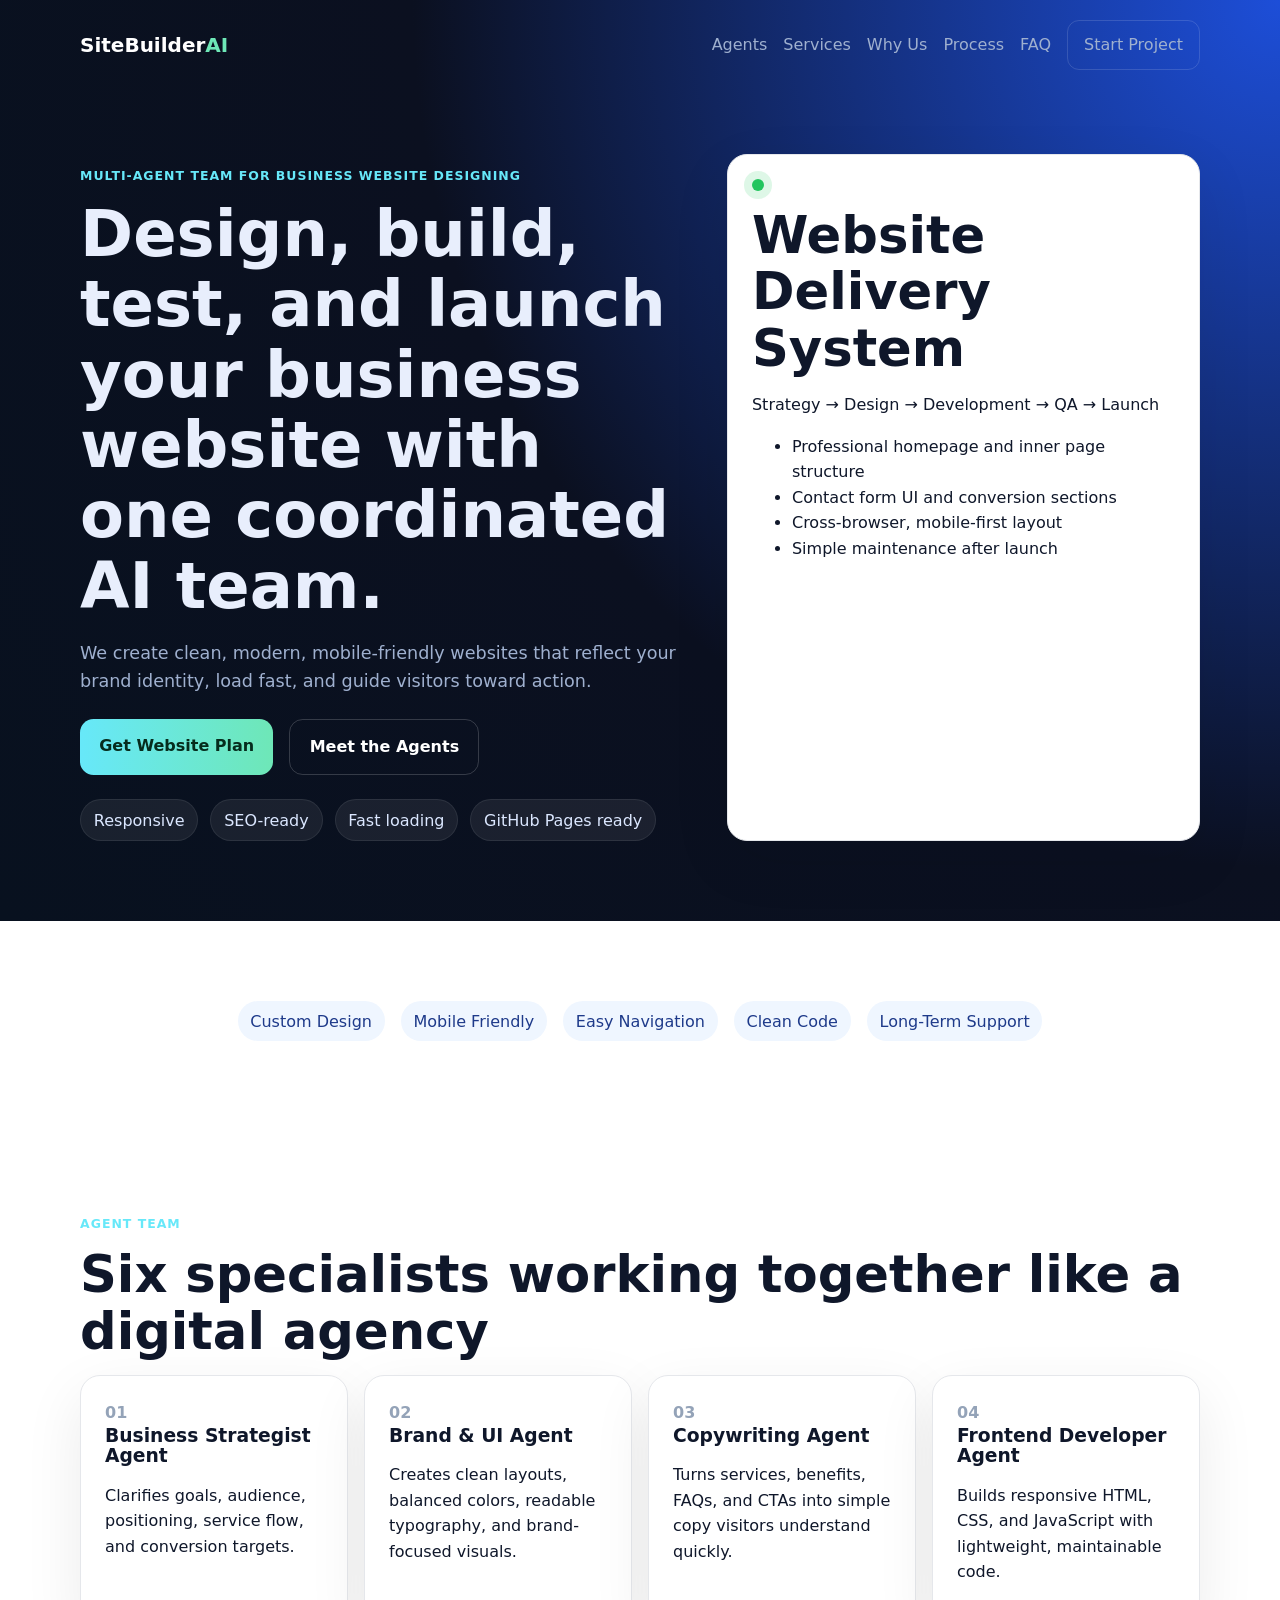
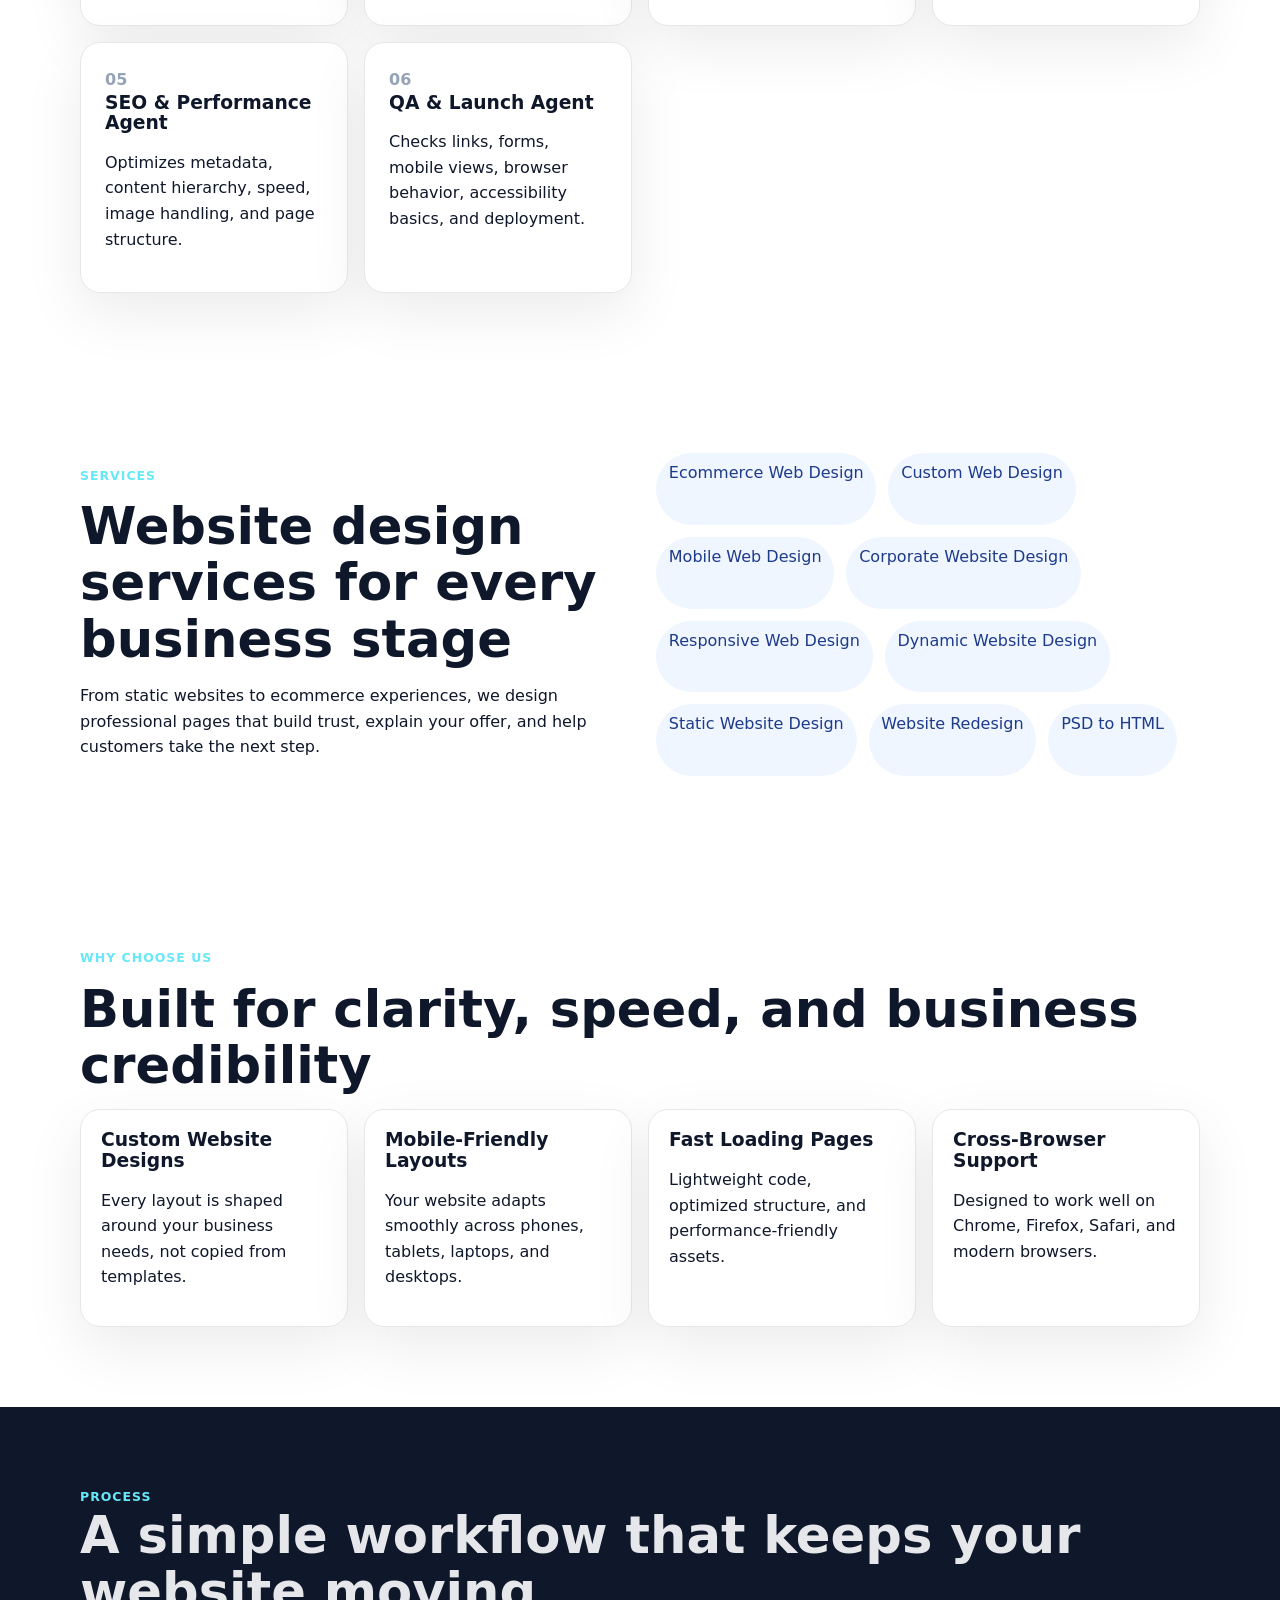
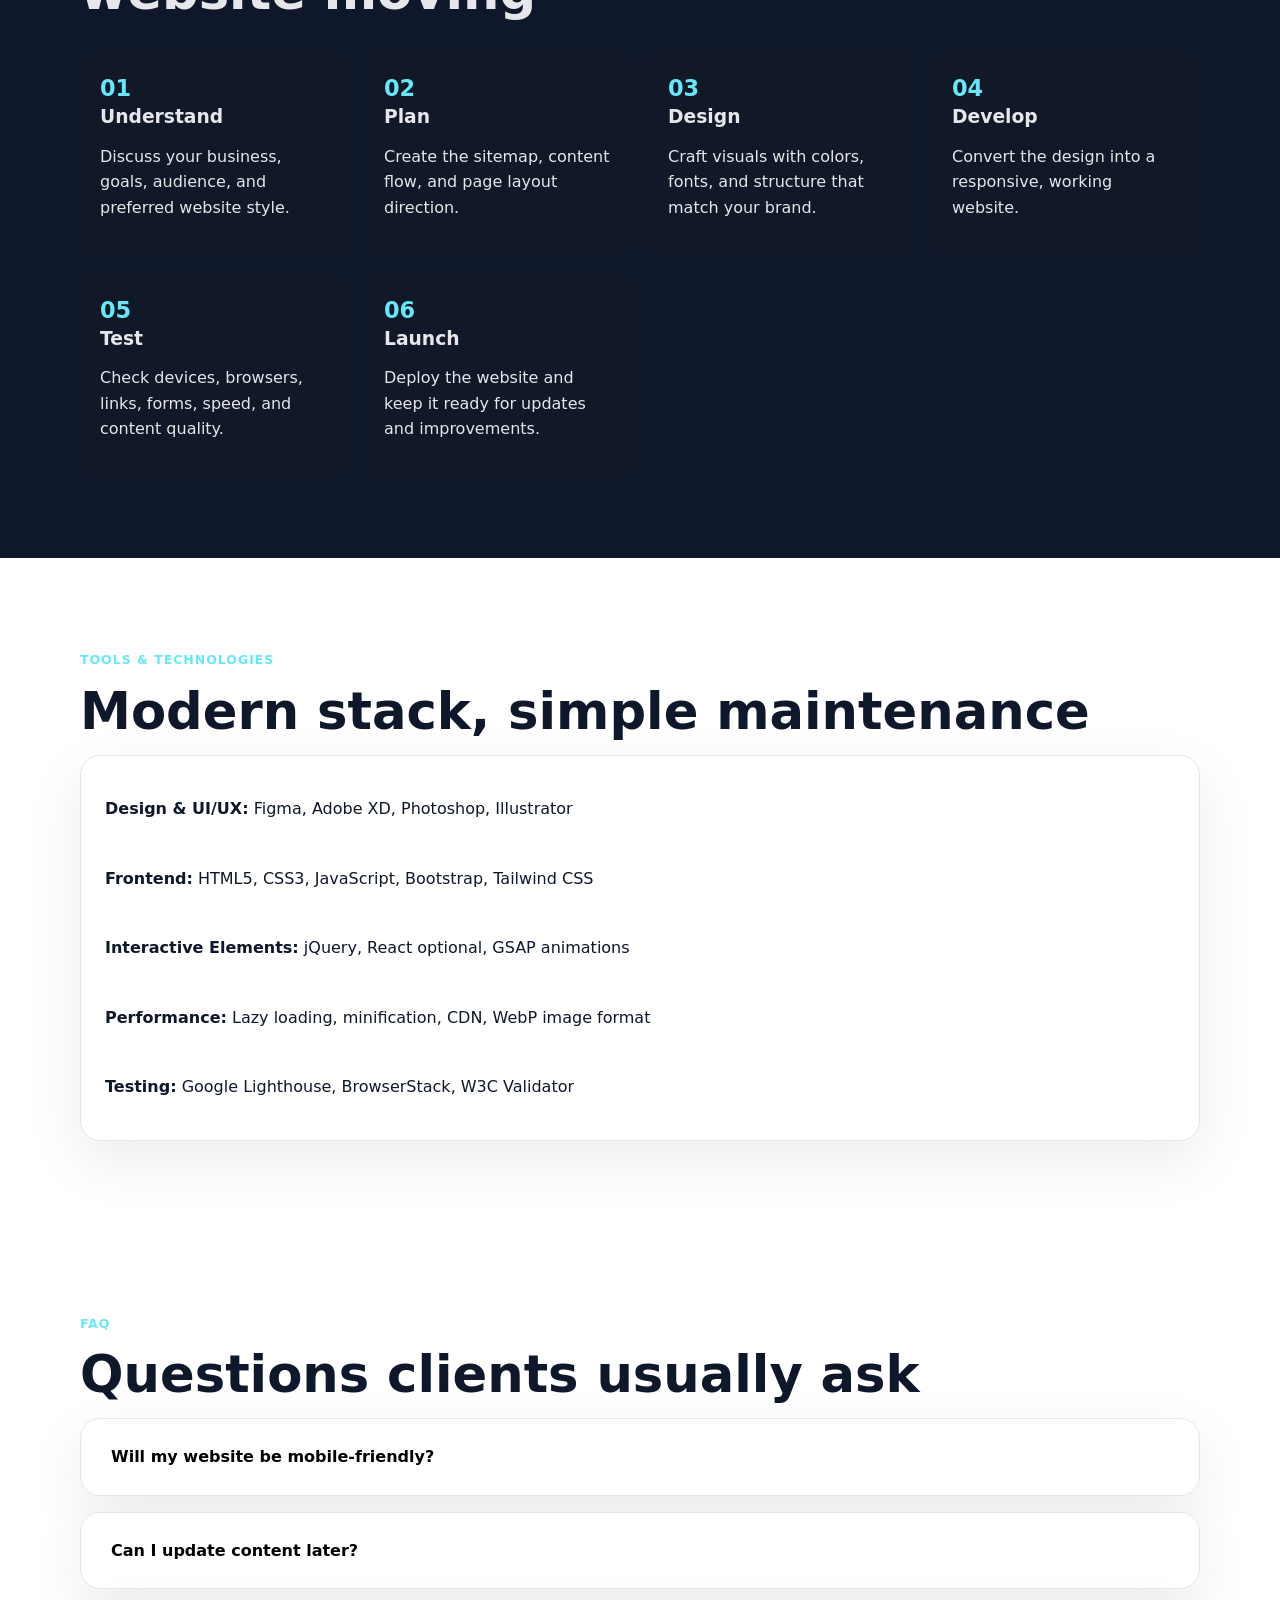
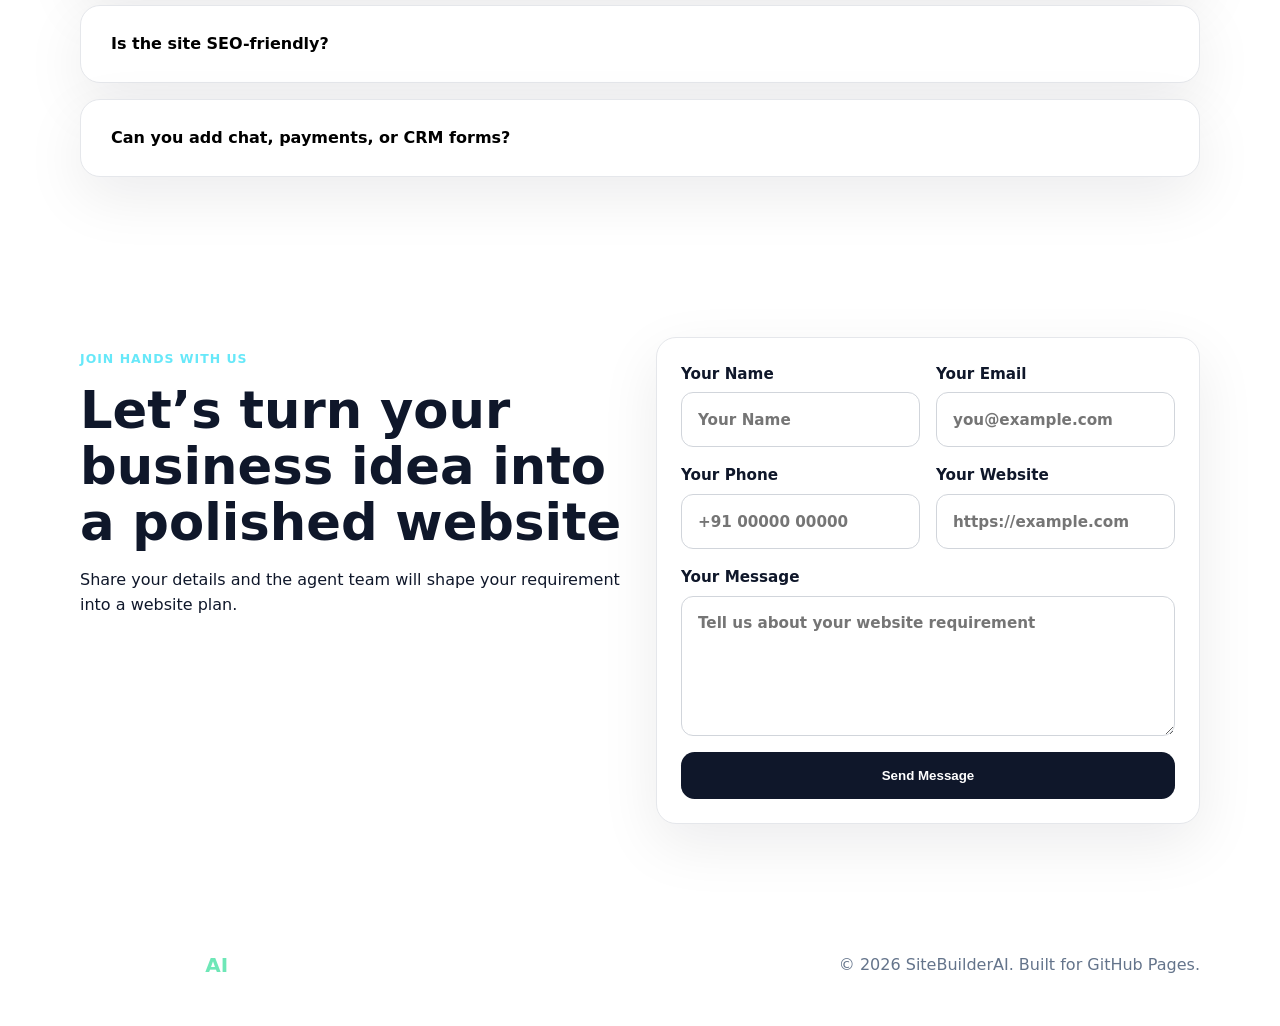
<file: index.html>
<!doctype html>
<html lang="en">
<head>
  <meta charset="utf-8" />
  <meta name="viewport" content="width=device-width, initial-scale=1" />
  <title>SiteBuilderAI | Multi-Agent Business Website Design Team</title>
  <meta name="description" content="Launch a clean, modern, mobile-friendly business website with a multi-agent AI team for strategy, copy, UI, frontend, SEO, QA, and GitHub Pages deployment." />
  <meta property="og:title" content="SiteBuilderAI | Multi-Agent Business Website Design Team" />
  <meta property="og:description" content="Reliable and budget-friendly business website design powered by specialist agents." />
  <meta property="og:type" content="website" />
  <meta property="og:url" content="https://unboxd-cloud.github.io/site-builder/" />
  <meta name="theme-color" content="#0f172a" />
  <link rel="stylesheet" href="styles.css" />
</head>
<body>
  <header class="site-header" id="top">
    <nav class="nav" aria-label="Main navigation">
      <a class="brand" href="#top">SiteBuilder<span>AI</span></a>
      <button class="menu-toggle" aria-label="Toggle navigation">☰</button>
      <div class="nav-links">
        <a href="#agents">Agents</a>
        <a href="#services">Services</a>
        <a href="#why">Why Us</a>
        <a href="#process">Process</a>
        <a href="#faq">FAQ</a>
        <a class="nav-cta" href="#contact">Start Project</a>
      </div>
    </nav>

    <section class="hero">
      <div class="hero-copy">
        <p class="eyebrow">Multi-Agent Team for Business Website Designing</p>
        <h1>Design, build, test, and launch your business website with one coordinated AI team.</h1>
        <p class="hero-text">We create clean, modern, mobile-friendly websites that reflect your brand identity, load fast, and guide visitors toward action.</p>
        <div class="hero-actions">
          <a class="button primary" href="#contact">Get Website Plan</a>
          <a class="button secondary" href="#agents">Meet the Agents</a>
        </div>
        <div class="trust-row" aria-label="Highlights">
          <span>Responsive</span><span>SEO-ready</span><span>Fast loading</span><span>GitHub Pages ready</span>
        </div>
      </div>
      <aside class="hero-card" aria-label="Project delivery dashboard">
        <div class="status-dot"></div>
        <h2>Website Delivery System</h2>
        <p>Strategy → Design → Development → QA → Launch</p>
        <ul>
          <li>Professional homepage and inner page structure</li>
          <li>Contact form UI and conversion sections</li>
          <li>Cross-browser, mobile-first layout</li>
          <li>Simple maintenance after launch</li>
        </ul>
      </aside>
    </section>
  </header>

  <main>
    <section class="section logos" aria-label="Service qualities">
      <span>Custom Design</span><span>Mobile Friendly</span><span>Easy Navigation</span><span>Clean Code</span><span>Long-Term Support</span>
    </section>

    <section class="section" id="agents">
      <p class="eyebrow">Agent Team</p>
      <h2>Six specialists working together like a digital agency</h2>
      <div class="grid cards">
        <article class="card"><span>01</span><h3>Business Strategist Agent</h3><p>Clarifies goals, audience, positioning, service flow, and conversion targets.</p></article>
        <article class="card"><span>02</span><h3>Brand & UI Agent</h3><p>Creates clean layouts, balanced colors, readable typography, and brand-focused visuals.</p></article>
        <article class="card"><span>03</span><h3>Copywriting Agent</h3><p>Turns services, benefits, FAQs, and CTAs into simple copy visitors understand quickly.</p></article>
        <article class="card"><span>04</span><h3>Frontend Developer Agent</h3><p>Builds responsive HTML, CSS, and JavaScript with lightweight, maintainable code.</p></article>
        <article class="card"><span>05</span><h3>SEO & Performance Agent</h3><p>Optimizes metadata, content hierarchy, speed, image handling, and page structure.</p></article>
        <article class="card"><span>06</span><h3>QA & Launch Agent</h3><p>Checks links, forms, mobile views, browser behavior, accessibility basics, and deployment.</p></article>
      </div>
    </section>

    <section class="section split" id="services">
      <div>
        <p class="eyebrow">Services</p>
        <h2>Website design services for every business stage</h2>
        <p>From static websites to ecommerce experiences, we design professional pages that build trust, explain your offer, and help customers take the next step.</p>
      </div>
      <div class="service-list">
        <span>Ecommerce Web Design</span><span>Custom Web Design</span><span>Mobile Web Design</span><span>Corporate Website Design</span><span>Responsive Web Design</span><span>Dynamic Website Design</span><span>Static Website Design</span><span>Website Redesign</span><span>PSD to HTML</span>
      </div>
    </section>

    <section class="section" id="why">
      <p class="eyebrow">Why Choose Us</p>
      <h2>Built for clarity, speed, and business credibility</h2>
      <div class="grid cards compact">
        <article class="card"><h3>Custom Website Designs</h3><p>Every layout is shaped around your business needs, not copied from templates.</p></article>
        <article class="card"><h3>Mobile-Friendly Layouts</h3><p>Your website adapts smoothly across phones, tablets, laptops, and desktops.</p></article>
        <article class="card"><h3>Fast Loading Pages</h3><p>Lightweight code, optimized structure, and performance-friendly assets.</p></article>
        <article class="card"><h3>Cross-Browser Support</h3><p>Designed to work well on Chrome, Firefox, Safari, and modern browsers.</p></article>
      </div>
    </section>

    <section class="section dark" id="process">
      <p class="eyebrow">Process</p>
      <h2>A simple workflow that keeps your website moving</h2>
      <div class="steps">
        <div><strong>01</strong><h3>Understand</h3><p>Discuss your business, goals, audience, and preferred website style.</p></div>
        <div><strong>02</strong><h3>Plan</h3><p>Create the sitemap, content flow, and page layout direction.</p></div>
        <div><strong>03</strong><h3>Design</h3><p>Craft visuals with colors, fonts, and structure that match your brand.</p></div>
        <div><strong>04</strong><h3>Develop</h3><p>Convert the design into a responsive, working website.</p></div>
        <div><strong>05</strong><h3>Test</h3><p>Check devices, browsers, links, forms, speed, and content quality.</p></div>
        <div><strong>06</strong><h3>Launch</h3><p>Deploy the website and keep it ready for updates and improvements.</p></div>
      </div>
    </section>

    <section class="section tools">
      <p class="eyebrow">Tools & Technologies</p>
      <h2>Modern stack, simple maintenance</h2>
      <div class="tool-grid">
        <p><strong>Design & UI/UX:</strong> Figma, Adobe XD, Photoshop, Illustrator</p>
        <p><strong>Frontend:</strong> HTML5, CSS3, JavaScript, Bootstrap, Tailwind CSS</p>
        <p><strong>Interactive Elements:</strong> jQuery, React optional, GSAP animations</p>
        <p><strong>Performance:</strong> Lazy loading, minification, CDN, WebP image format</p>
        <p><strong>Testing:</strong> Google Lighthouse, BrowserStack, W3C Validator</p>
      </div>
    </section>

    <section class="section faq" id="faq">
      <p class="eyebrow">FAQ</p>
      <h2>Questions clients usually ask</h2>
      <div class="faq-list">
        <div class="faq-item"><button type="button">Will my website be mobile-friendly?</button><p>Yes. The layout is built mobile-first so it displays properly on phones, tablets, and desktops.</p></div>
        <div class="faq-item"><button type="button">Can I update content later?</button><p>Yes. The structure is simple and maintainable, and it can be connected to a CMS if needed.</p></div>
        <div class="faq-item"><button type="button">Is the site SEO-friendly?</button><p>Yes. The page includes semantic structure, metadata, clear headings, and performance-focused code.</p></div>
        <div class="faq-item"><button type="button">Can you add chat, payments, or CRM forms?</button><p>Yes. The current form is static, but it is ready to connect to email, CRM, automation, payment, or chat tools.</p></div>
      </div>
    </section>

    <section class="section contact" id="contact">
      <div>
        <p class="eyebrow">Join Hands With Us</p>
        <h2>Let’s turn your business idea into a polished website</h2>
        <p>Share your details and the agent team will shape your requirement into a website plan.</p>
      </div>
      <form class="contact-form" aria-label="Website inquiry form">
        <label>Your Name<input name="name" placeholder="Your Name" autocomplete="name" /></label>
        <label>Your Email<input name="email" placeholder="you@example.com" type="email" autocomplete="email" /></label>
        <label>Your Phone<input name="phone" placeholder="+91 00000 00000" autocomplete="tel" /></label>
        <label>Your Website<input name="website" placeholder="https://example.com" type="url" /></label>
        <label class="full">Your Message<textarea name="message" placeholder="Tell us about your website requirement"></textarea></label>
        <button type="button">Send Message</button>
      </form>
    </section>
  </main>

  <footer>
    <a class="brand" href="#top">SiteBuilder<span>AI</span></a>
    <p>© 2026 SiteBuilderAI. Built for GitHub Pages.</p>
  </footer>
  <script src="script.js"></script>
</body>
</html>
</file>
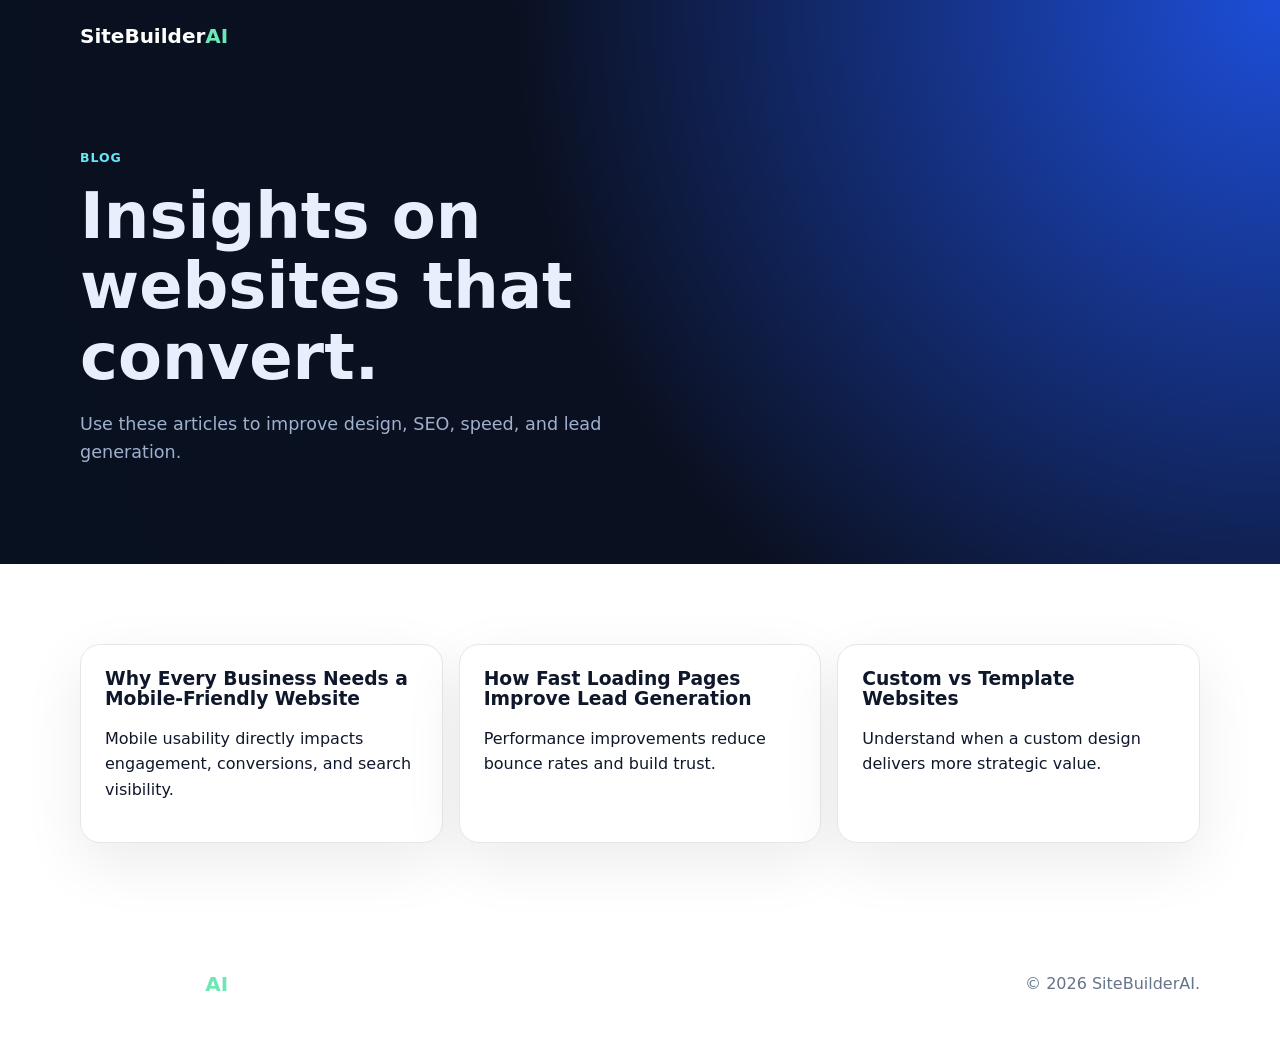
<file: blog.html>
<!doctype html>
<html lang="en">
<head>
  <meta charset="utf-8" />
  <meta name="viewport" content="width=device-width, initial-scale=1" />
  <title>Web Design Insights | SiteBuilderAI</title>
  <meta name="description" content="Insights on web design, SEO, performance, and business websites." />
  <link rel="stylesheet" href="styles.css" />
</head>
<body>
  <header class="site-header compact-header">
    <nav class="nav"><a class="brand" href="index.html">SiteBuilder<span>AI</span></a></nav>
    <section class="hero page-hero"><div><p class="eyebrow">Blog</p><h1>Insights on websites that convert.</h1><p class="hero-text">Use these articles to improve design, SEO, speed, and lead generation.</p></div></section>
  </header>
  <main class="section">
    <div class="grid cards">
      <article class="card"><h3>Why Every Business Needs a Mobile-Friendly Website</h3><p>Mobile usability directly impacts engagement, conversions, and search visibility.</p></article>
      <article class="card"><h3>How Fast Loading Pages Improve Lead Generation</h3><p>Performance improvements reduce bounce rates and build trust.</p></article>
      <article class="card"><h3>Custom vs Template Websites</h3><p>Understand when a custom design delivers more strategic value.</p></article>
    </div>
  </main>
  <footer><a class="brand" href="index.html">SiteBuilder<span>AI</span></a><p>© 2026 SiteBuilderAI.</p></footer>
</body>
</html>
</file>
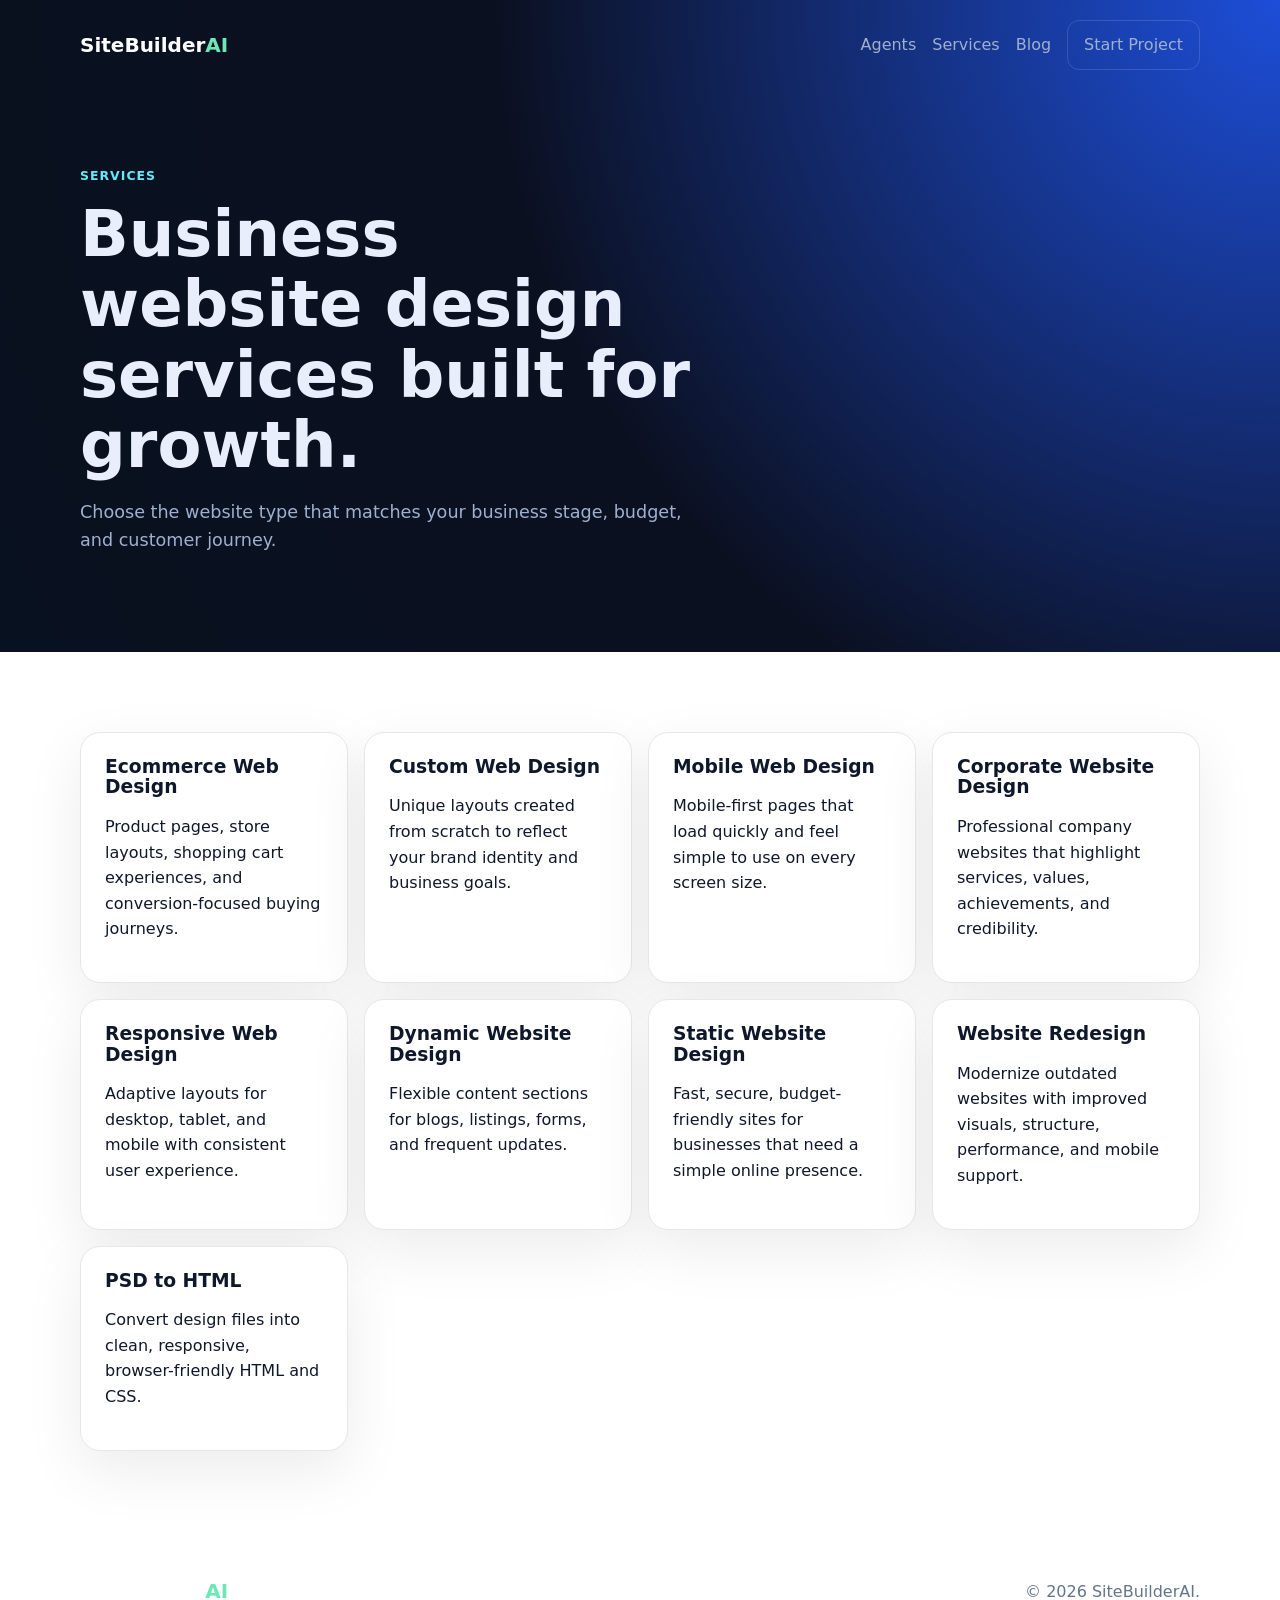
<file: services.html>
<!doctype html>
<html lang="en">
<head>
  <meta charset="utf-8" />
  <meta name="viewport" content="width=device-width, initial-scale=1" />
  <title>Website Design Services | SiteBuilderAI</title>
  <meta name="description" content="Explore ecommerce, custom, corporate, responsive, static, dynamic, redesign, and PSD-to-HTML website design services." />
  <link rel="stylesheet" href="styles.css" />
</head>
<body>
  <header class="site-header compact-header">
    <nav class="nav" aria-label="Main navigation">
      <a class="brand" href="index.html">SiteBuilder<span>AI</span></a>
      <div class="nav-links"><a href="index.html#agents">Agents</a><a href="services.html">Services</a><a href="blog.html">Blog</a><a class="nav-cta" href="index.html#contact">Start Project</a></div>
    </nav>
    <section class="hero page-hero"><div><p class="eyebrow">Services</p><h1>Business website design services built for growth.</h1><p class="hero-text">Choose the website type that matches your business stage, budget, and customer journey.</p></div></section>
  </header>
  <main class="section">
    <div class="grid cards">
      <article class="card"><h3>Ecommerce Web Design</h3><p>Product pages, store layouts, shopping cart experiences, and conversion-focused buying journeys.</p></article>
      <article class="card"><h3>Custom Web Design</h3><p>Unique layouts created from scratch to reflect your brand identity and business goals.</p></article>
      <article class="card"><h3>Mobile Web Design</h3><p>Mobile-first pages that load quickly and feel simple to use on every screen size.</p></article>
      <article class="card"><h3>Corporate Website Design</h3><p>Professional company websites that highlight services, values, achievements, and credibility.</p></article>
      <article class="card"><h3>Responsive Web Design</h3><p>Adaptive layouts for desktop, tablet, and mobile with consistent user experience.</p></article>
      <article class="card"><h3>Dynamic Website Design</h3><p>Flexible content sections for blogs, listings, forms, and frequent updates.</p></article>
      <article class="card"><h3>Static Website Design</h3><p>Fast, secure, budget-friendly sites for businesses that need a simple online presence.</p></article>
      <article class="card"><h3>Website Redesign</h3><p>Modernize outdated websites with improved visuals, structure, performance, and mobile support.</p></article>
      <article class="card"><h3>PSD to HTML</h3><p>Convert design files into clean, responsive, browser-friendly HTML and CSS.</p></article>
    </div>
  </main>
  <footer><a class="brand" href="index.html">SiteBuilder<span>AI</span></a><p>© 2026 SiteBuilderAI.</p></footer>
</body>
</html>
</file>
<file: styles.css>
:root{--bg:#08111f;--bg2:#13233f;--text:#e8eefc;--muted:#9fb0cf;--line:#24324e;--accent:#67e8f9;--accent2:#6ee7b7;--card:#ffffff;--shadow:0 20px 60px rgba(2,6,23,.08)}*{box-sizing:border-box}html{scroll-behavior:smooth}body{margin:0;font-family:Inter,system-ui,sans-serif;color:#0f172a;line-height:1.6;background:#fff}a{text-decoration:none}.site-header{background:radial-gradient(circle at top right,#1d4ed8 0,#0b1020 55%,#08111f 100%);color:var(--text)}.nav,.hero,.section,footer{width:min(1120px,calc(100% - 2rem));margin:auto}.nav{display:flex;justify-content:space-between;align-items:center;padding:1.25rem 0;position:relative}.brand{font-weight:800;font-size:1.25rem;color:#fff}.brand span{color:var(--accent2)}.nav-links{display:flex;align-items:center;gap:1rem}.nav-links a{color:var(--muted)}.nav-cta{padding:.7rem 1rem;border:1px solid #ffffff22;border-radius:.75rem}.menu-toggle{display:none;background:none;border:none;color:#fff;font-size:1.5rem}.hero{display:grid;grid-template-columns:1.3fr 1fr;gap:2rem;padding:4rem 0 5rem}.eyebrow{text-transform:uppercase;letter-spacing:.08em;font-size:.78rem;font-weight:700;color:var(--accent)}h1,h2,h3{line-height:1.1;margin:0 0 1rem}h1{font-size:clamp(2.5rem,5vw,4.8rem)}h2{font-size:clamp(2rem,4vw,3.25rem)}.hero-text{font-size:1.1rem;color:var(--muted);max-width:60ch}.hero-actions{display:flex;gap:1rem;margin-top:1.5rem;flex-wrap:wrap}.button{padding:.9rem 1.2rem;border-radius:.85rem;font-weight:700}.primary{background:linear-gradient(90deg,var(--accent),var(--accent2));color:#062c1d}.secondary{border:1px solid #ffffff2d;color:#fff}.trust-row{display:flex;gap:.75rem;flex-wrap:wrap;margin-top:1.5rem}.trust-row span,.service-list span,.logos span{padding:.45rem .8rem;border-radius:999px;background:#ffffff12;color:#dbe7ff;border:1px solid #ffffff14}.hero-card,.card,.contact-form,.tool-grid,.faq-item{background:var(--card);border:1px solid #e5e7eb;border-radius:1.25rem;padding:1.5rem;box-shadow:var(--shadow)}.hero-card{color:#0f172a}.status-dot{width:12px;height:12px;border-radius:50%;background:#22c55e;box-shadow:0 0 0 8px rgba(34,197,94,.15);margin-bottom:1rem}.section{padding:5rem 0}.logos{display:flex;gap:1rem;flex-wrap:wrap;justify-content:center}.logos span{background:#eff6ff;color:#1e3a8a;border:none}.grid.cards{display:grid;grid-template-columns:repeat(auto-fit,minmax(260px,1fr));gap:1rem}.card span{font-weight:800;color:#94a3b8}.split,.contact{display:grid;grid-template-columns:1fr 1fr;gap:2rem}.service-list{display:flex;flex-wrap:wrap;gap:.75rem}.service-list span{background:#eff6ff;color:#1e3a8a;border:none}.compact .card{padding:1.25rem}.dark{background:#0f172a;color:#e5e7eb;width:100%;padding:5rem 0}.dark>*{width:min(1120px,calc(100% - 2rem));margin:auto}.steps{display:grid;grid-template-columns:repeat(auto-fit,minmax(220px,1fr));gap:1rem;margin-top:2rem}.steps div{background:#111827;padding:1.25rem;border-radius:1rem}.steps strong{font-size:1.4rem;color:var(--accent)}.tool-grid{display:grid;gap:.75rem}.faq-list{display:grid;gap:1rem}.faq-item button{width:100%;text-align:left;background:none;border:none;font:inherit;font-weight:700;cursor:pointer}.faq-item p{display:none;margin:.75rem 0 0}.faq-item.open p{display:block}.contact-form{display:grid;grid-template-columns:1fr 1fr;gap:1rem}.contact-form label{display:grid;gap:.4rem;font-weight:600;font-size:.95rem}.contact-form .full{grid-column:1/-1}.contact-form input,.contact-form textarea{width:100%;padding:.9rem 1rem;border:1px solid #d1d5db;border-radius:.75rem;font:inherit}.contact-form textarea{min-height:140px}.contact-form button{grid-column:1/-1;padding:1rem 1.2rem;border:none;border-radius:.85rem;background:#0f172a;color:#fff;font-weight:700;cursor:pointer}footer{padding:2rem 0;color:#64748b;display:flex;justify-content:space-between;align-items:center;gap:1rem}.footer .brand{color:#0f172a}@media (max-width:800px){.hero,.split,.contact,.contact-form{grid-template-columns:1fr}.menu-toggle{display:block}.nav-links{display:none;position:absolute;right:0;top:100%;background:#0f172a;border:1px solid #ffffff14;border-radius:1rem;padding:1rem;flex-direction:column;align-items:flex-start}.nav-links.open{display:flex}footer{flex-direction:column;align-items:flex-start}}
</file>
